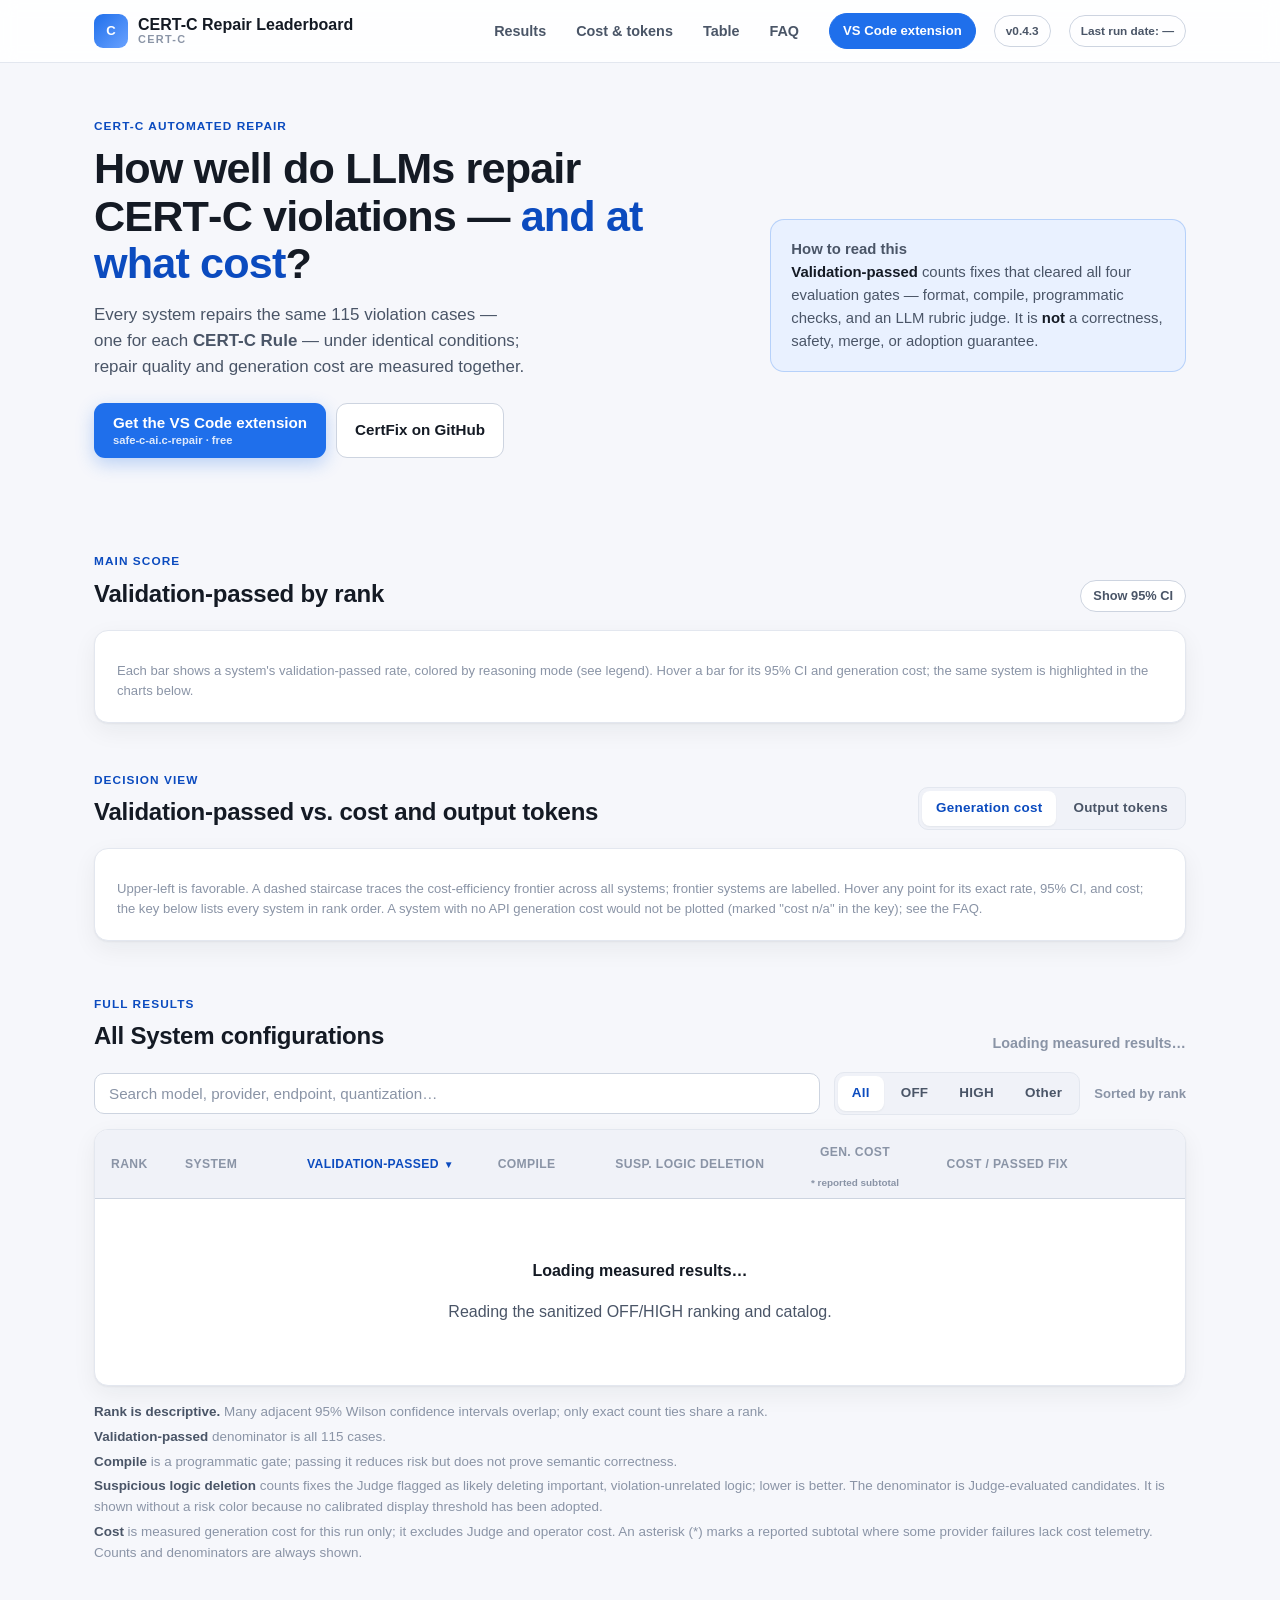
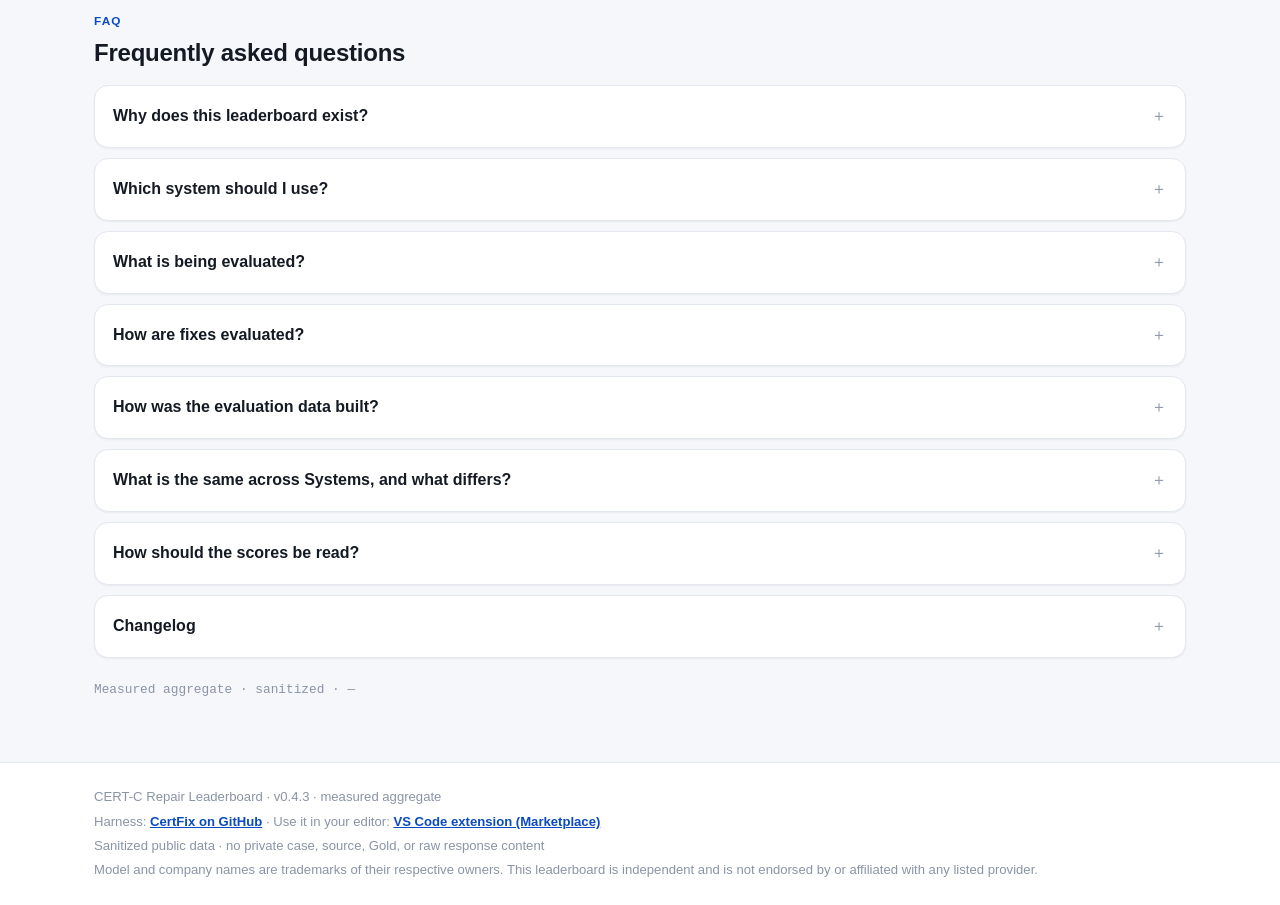
<file: index.html>
<!doctype html>
<html lang="en">
<head>
  <meta charset="utf-8">
  <meta name="viewport" content="width=device-width, initial-scale=1">
  <meta http-equiv="refresh" content="0; url=cert-c/">
  <title>C Repair Leaderboard</title>
  <style>
    body { font-family: -apple-system, BlinkMacSystemFont, "Segoe UI", Roboto, Helvetica, Arial, sans-serif;
           display: grid; place-items: center; min-height: 90vh; margin: 0; color: #141a24; }
    a { color: #0b4bbf; }
  </style>
</head>
<body>
  <p>Redirecting to the <a href="cert-c/">CERT-C repair leaderboard</a>…</p>
</body>
</html>
</file>
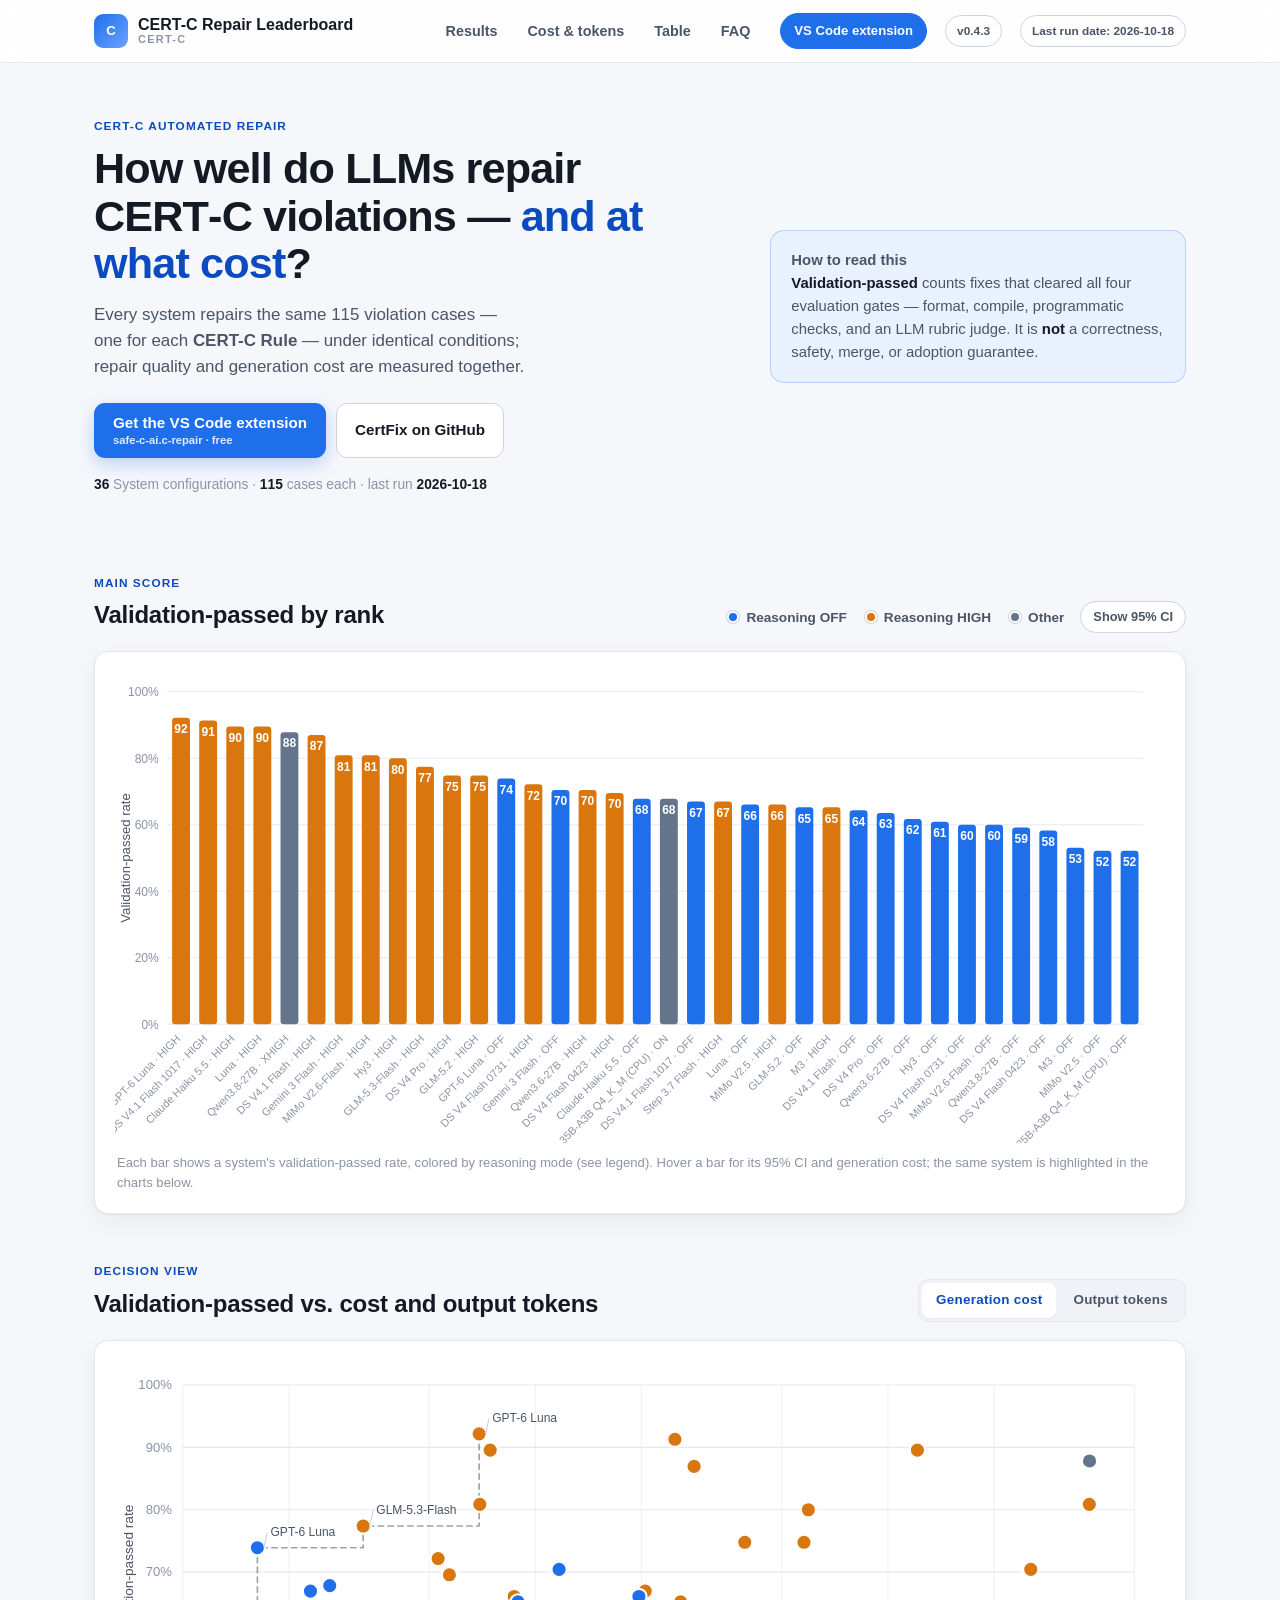
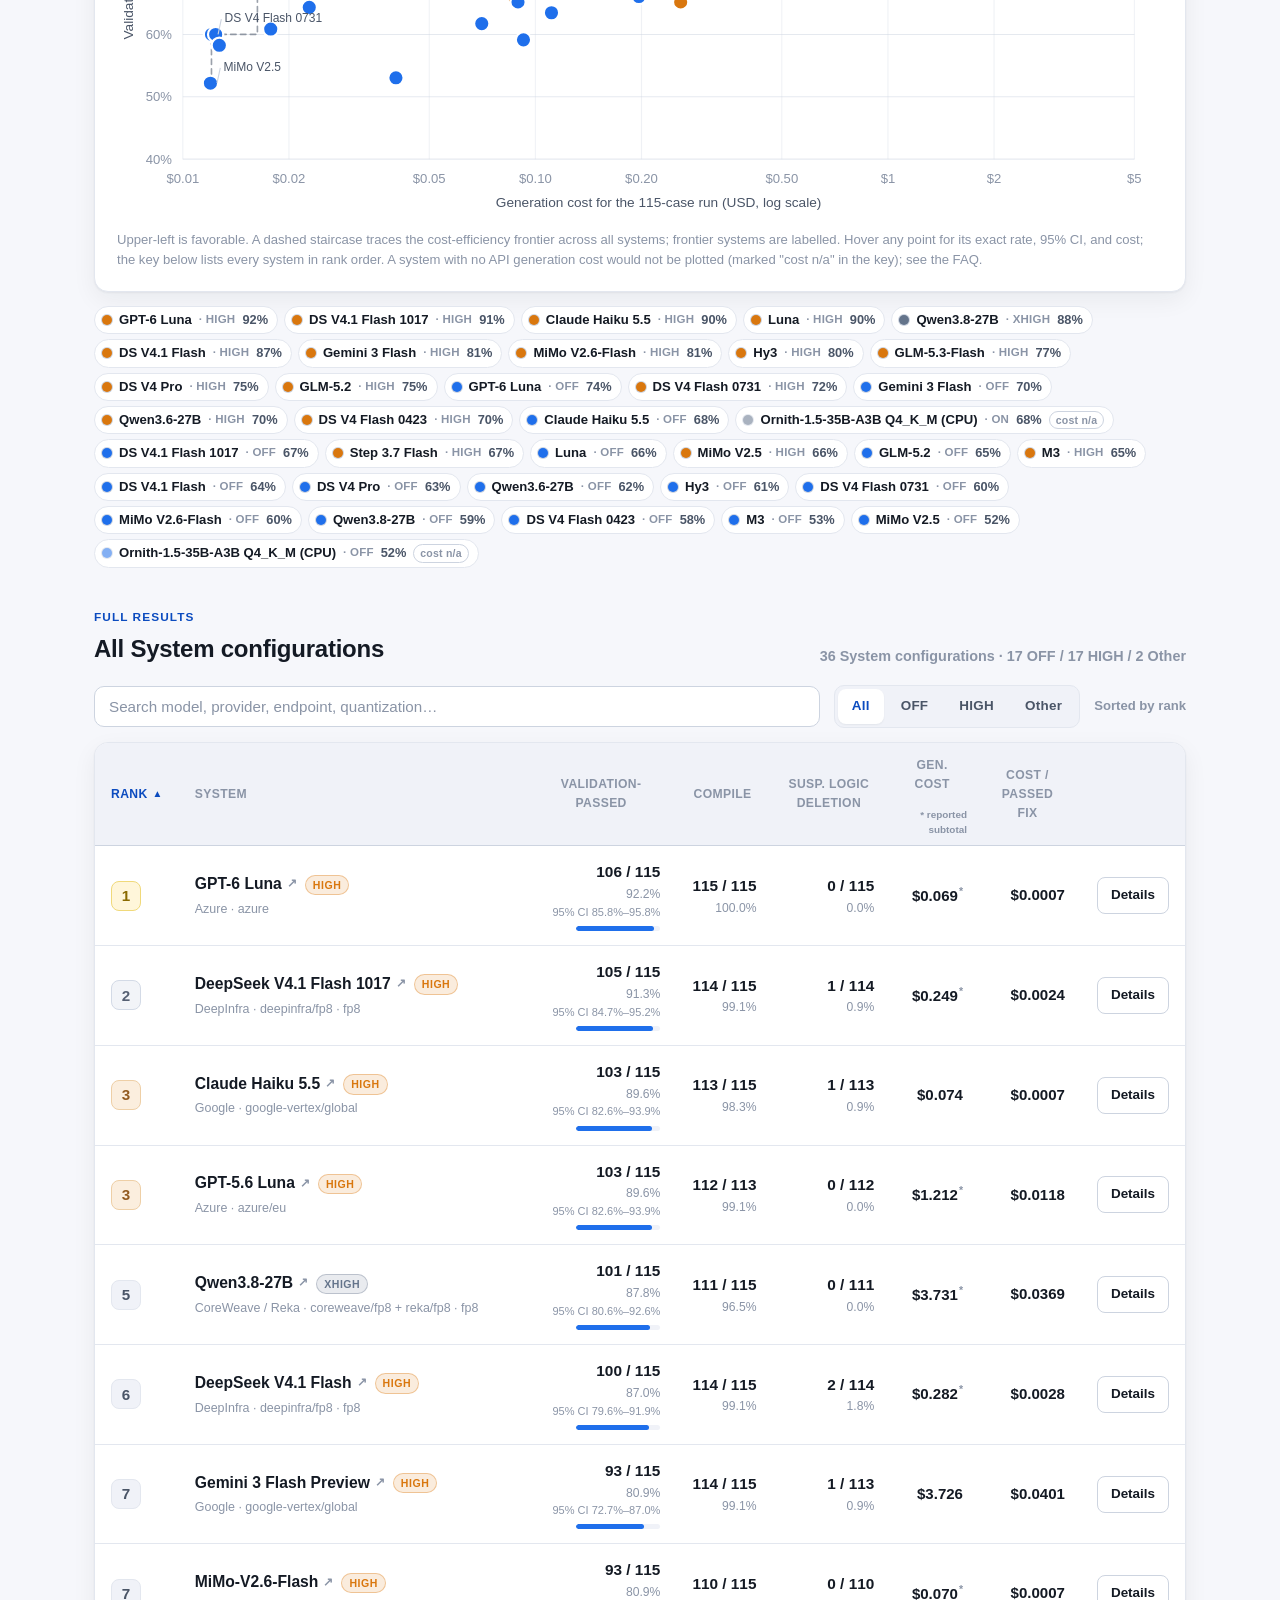
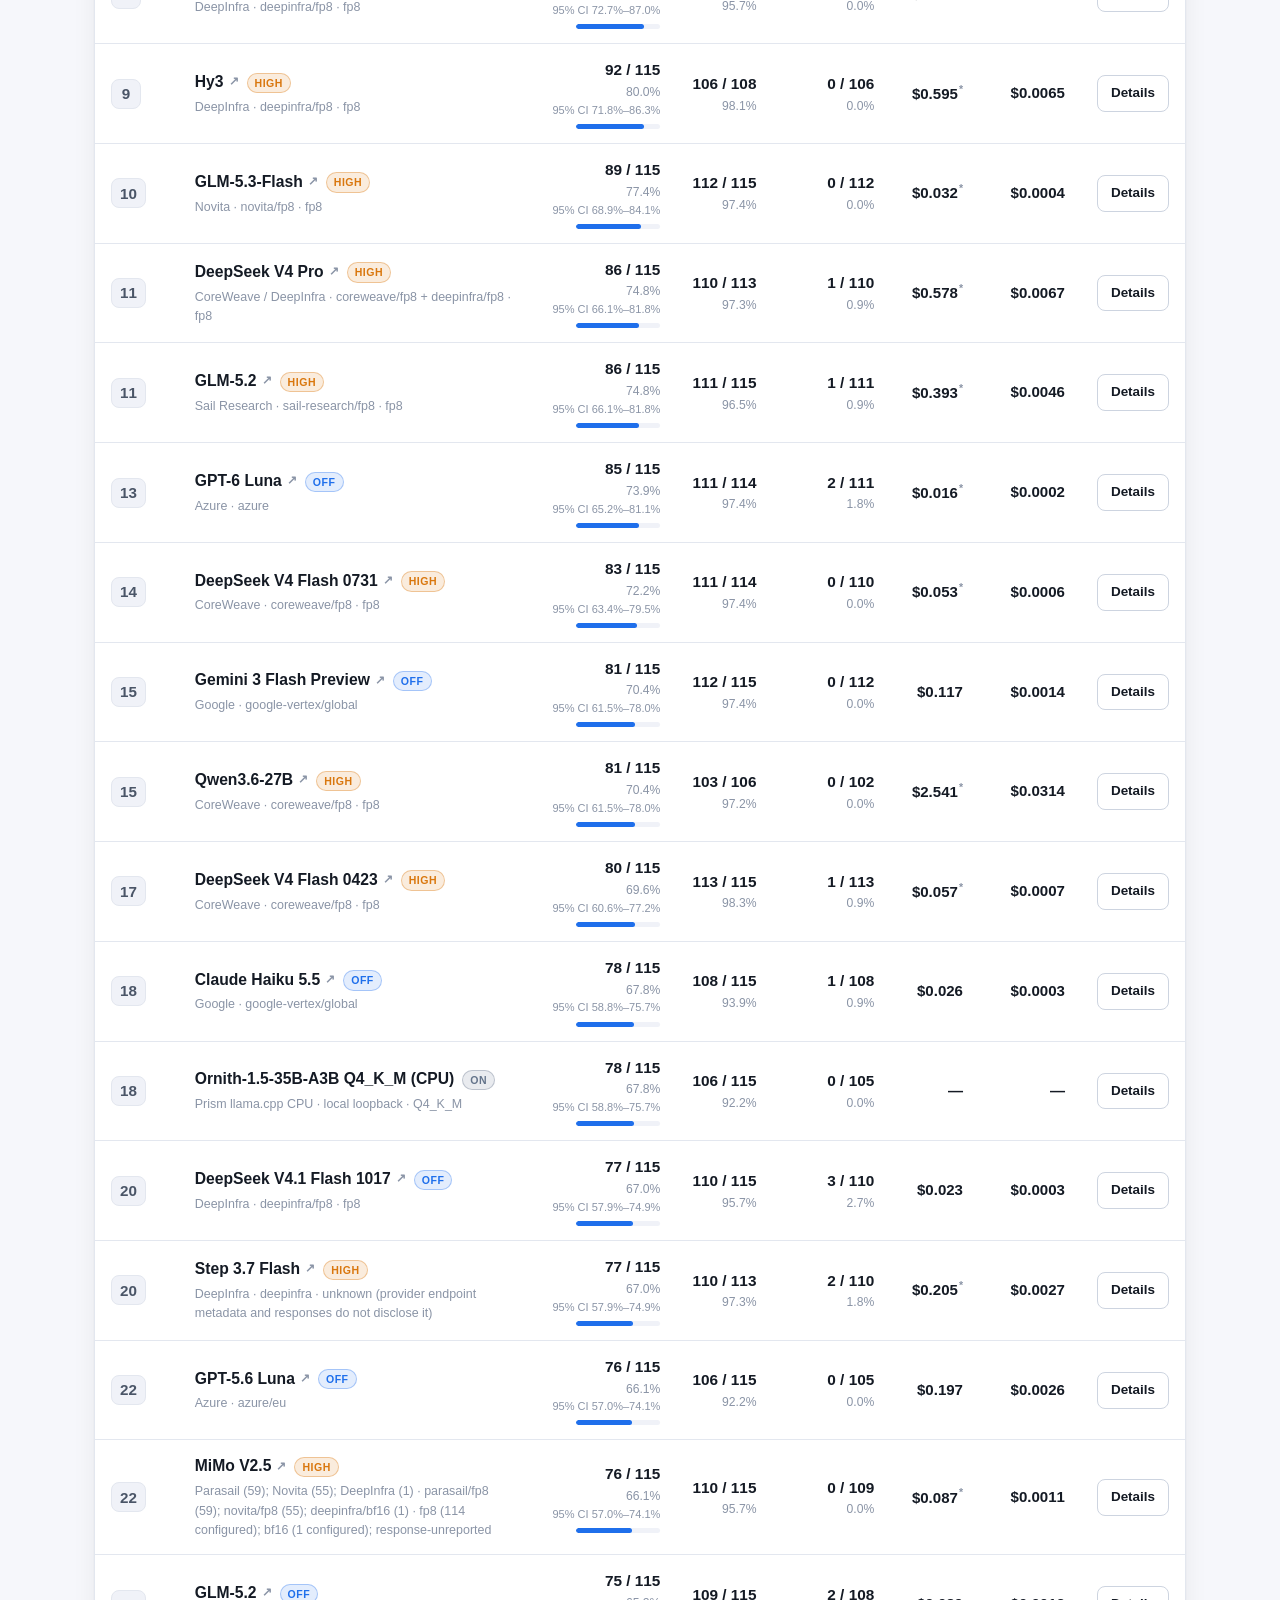
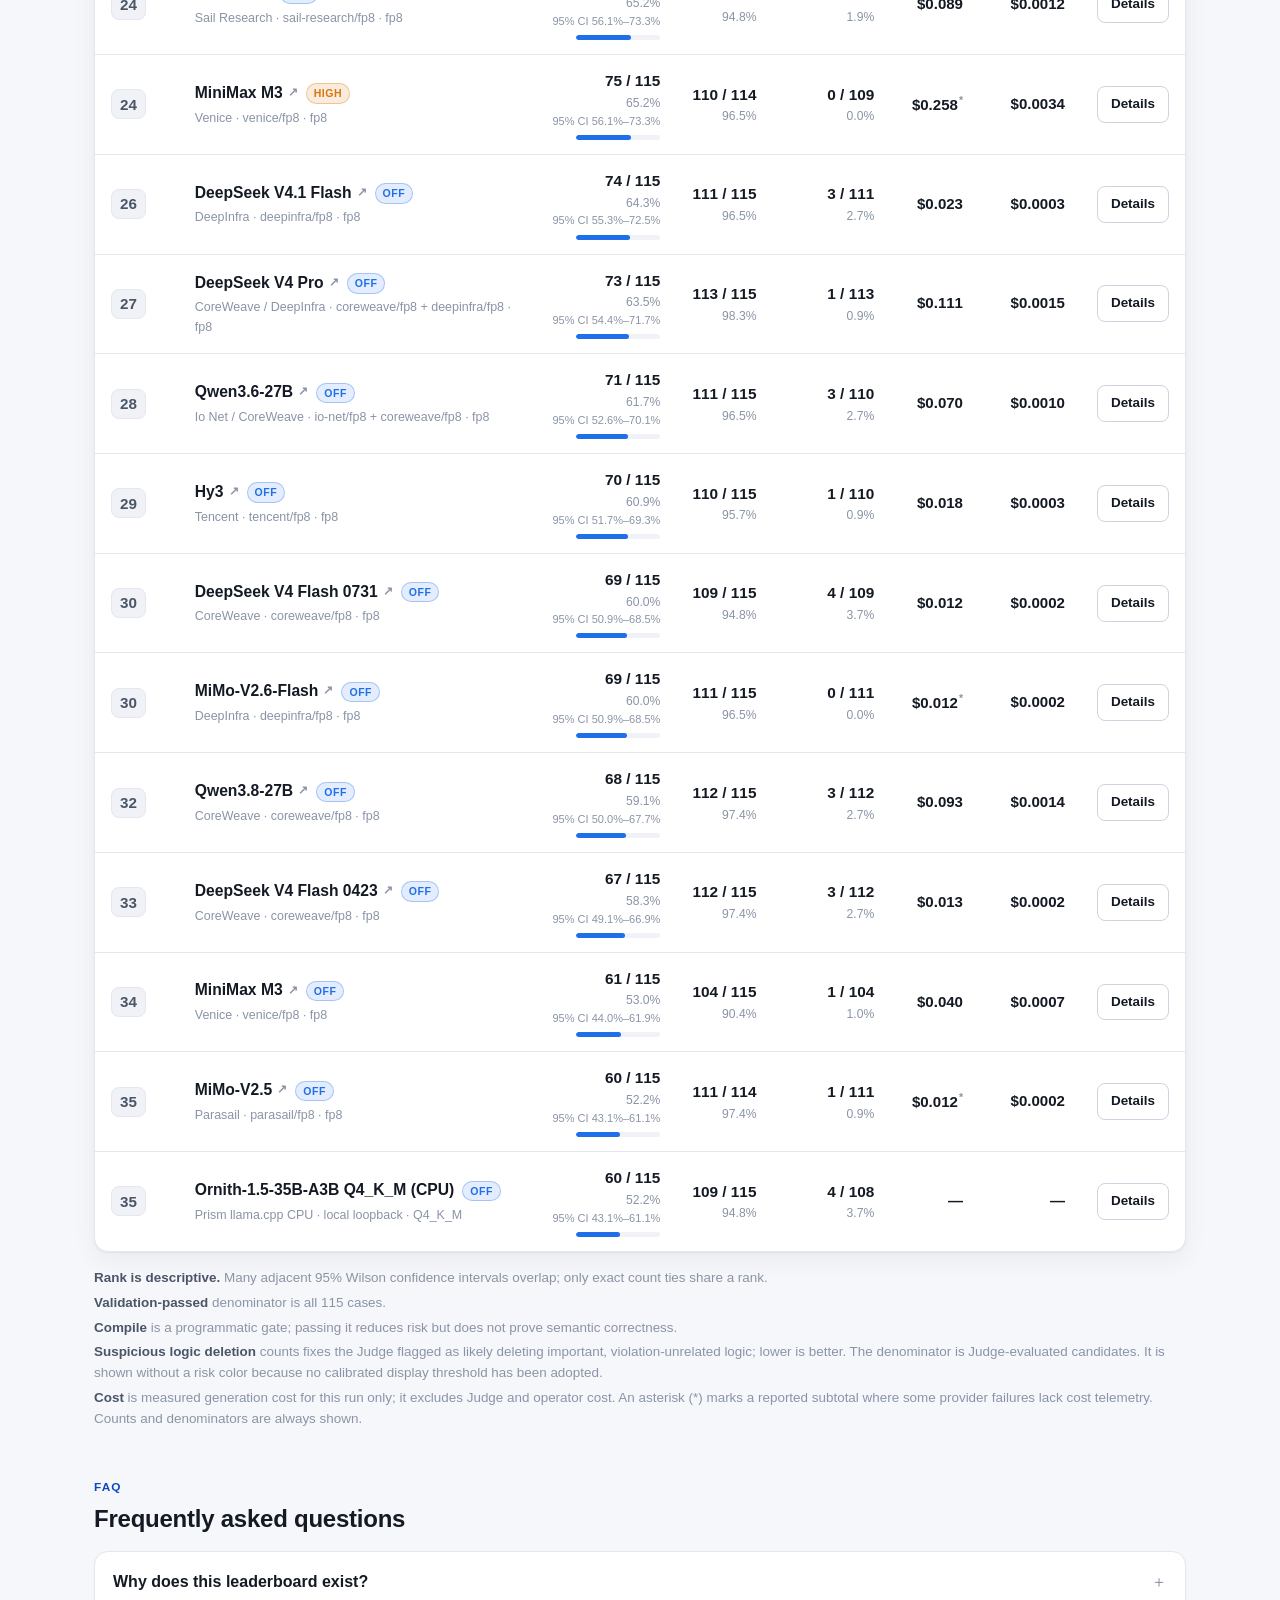
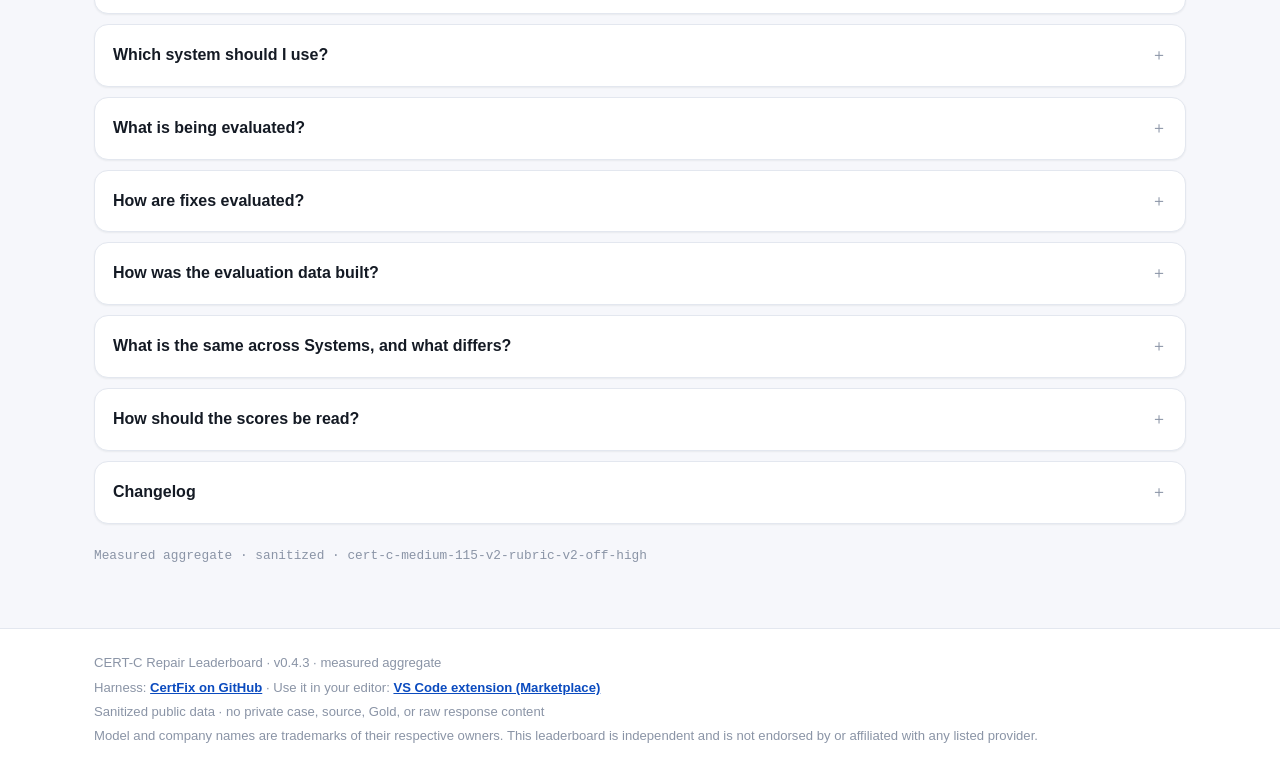
<file: cert-c/index.html>
<!doctype html>
<html lang="en">
<head>
  <meta charset="utf-8">
  <meta name="viewport" content="width=device-width, initial-scale=1">
  <meta name="description" content="How well do LLMs repair CERT-C violations, and at what cost — every system measured on the same 115 cases.">
  <meta property="og:type" content="website">
  <meta property="og:title" content="CERT-C Repair Leaderboard">
  <meta property="og:description" content="How well do LLMs repair CERT-C violations, and at what cost? Compare repair quality and generation cost across 115 CERT-C Rules.">
  <meta property="og:url" content="https://safe-c-ai.github.io/c-repair-leaderboard/cert-c/">
  <meta property="og:image" content="https://safe-c-ai.github.io/c-repair-leaderboard/cert-c/og-image.png">
  <meta property="og:image:width" content="1200">
  <meta property="og:image:height" content="627">
  <meta name="twitter:card" content="summary_large_image">
  <meta name="twitter:title" content="CERT-C Repair Leaderboard">
  <meta name="twitter:description" content="How well do LLMs repair CERT-C violations, and at what cost?">
  <meta name="twitter:image" content="https://safe-c-ai.github.io/c-repair-leaderboard/cert-c/og-image.png">
  <title>CERT-C Repair Leaderboard</title>
  <link rel="stylesheet" href="styles.css?v=20261018-v043">
  <script src="app.js?v=20261018-v043" defer></script>
</head>
<body>
  <a class="skip-link" href="#leaderboard">Skip to leaderboard</a>

  <header class="site-header">
    <div class="shell nav-shell">
      <a class="brand" href="#top" id="brand-link" aria-label="Leaderboard home">
        <span class="brand-mark" aria-hidden="true">C</span>
        <span class="brand-text"><span id="brand-name">Repair leaderboard</span><span class="brand-sub">CERT-C</span></span>
      </a>
      <nav aria-label="Primary">
        <a href="#overview">Results</a>
        <a href="#cost">Cost &amp; tokens</a>
        <a href="#leaderboard">Table</a>
        <a href="#methodology">FAQ</a>
      </nav>
      <a class="cta-nav" href="https://marketplace.visualstudio.com/items?itemName=safe-c-ai.c-repair" rel="noreferrer noopener" target="_blank">VS Code extension</a>
      <a class="edition-chip edition-link" href="#changelog" title="Open the changelog">v0.4.3</a>
      <span class="edition-chip run-date-chip" id="run-date-chip">Last run date: —</span>
    </div>
  </header>

  <main id="top">
    <section class="hero shell" aria-labelledby="hero-title">
      <div class="hero-copy">
        <p class="eyebrow">CERT-C automated repair</p>
        <h1 id="hero-title">How well do LLMs repair CERT‑C violations — <em>and at what cost</em>?</h1>
        <p class="lede">
          Every system repairs the same 115 violation cases — one for each
          <strong>CERT-C Rule</strong> — under identical conditions; repair quality and
          generation cost are measured together.
        </p>
        <p class="hero-actions">
          <a class="btn btn-primary" href="https://marketplace.visualstudio.com/items?itemName=safe-c-ai.c-repair" rel="noreferrer noopener" target="_blank">Get the VS Code extension<span class="btn-sub">safe-c-ai.c-repair · free</span></a>
          <a class="btn btn-ghost" href="https://github.com/safe-c-ai/certfix" rel="noreferrer noopener" target="_blank">CertFix on GitHub</a>
        </p>
        <p class="hero-stats" id="hero-stats" aria-live="polite"></p>
      </div>
      <aside class="hero-note" aria-label="How to read this leaderboard">
        <p class="hero-note-label">How to read this</p>
        <p>
          <strong>Validation-passed</strong> counts fixes that cleared all four evaluation
          gates — format, compile, programmatic checks, and an LLM rubric judge. It is
          <strong>not</strong> a correctness, safety, merge, or adoption guarantee.
        </p>
      </aside>
    </section>

    <section class="cost-section shell" id="overview" aria-labelledby="overview-title">
      <div class="section-heading">
        <div>
          <p class="eyebrow">Main score</p>
          <h2 id="overview-title">Validation-passed by rank</h2>
        </div>
        <div class="chart-controls">
          <div class="chart-legend" id="chart-legend" aria-hidden="true"></div>
          <button type="button" class="ci-toggle" id="toggle-ci" aria-pressed="false">Show 95% CI</button>
        </div>
      </div>
      <article class="cost-panel">
        <div class="chart-card">
          <div id="rank-chart" class="chart" role="img" aria-label="Bar chart of validation-passed rate for every system, in rank order. Each bar is labelled with its system name and reasoning mode and colored by mode group (OFF, HIGH, or Other). Hover a bar for its 95% CI and cost."></div>
          <p class="chart-hint">Each bar shows a system's validation-passed rate, colored by reasoning mode (see legend). Hover a bar for its 95% CI and generation cost; the same system is highlighted in the charts below.</p>
        </div>
      </article>
    </section>

    <section class="cost-section shell" id="cost" aria-labelledby="cost-title">
      <div class="section-heading">
        <div>
          <p class="eyebrow">Decision view</p>
          <h2 id="cost-title">Validation-passed vs. cost and output tokens</h2>
        </div>
        <div class="chart-tabs" role="tablist" aria-label="Efficiency metric">
          <button type="button" class="chart-tab active" data-tab="cost" role="tab" aria-selected="true" aria-controls="cost-card">Generation cost</button>
          <button type="button" class="chart-tab" data-tab="tokens" role="tab" aria-selected="false" aria-controls="token-card">Output tokens</button>
        </div>
      </div>
      <article class="cost-panel" aria-labelledby="cost-title">
        <div class="chart-card" id="cost-card" role="tabpanel" aria-label="Validation-passed vs. generation cost">
          <div id="cost-chart" class="chart" role="img" aria-label="Scatter plot of validation-passed rate against generation cost on a log scale. Upper-left is favorable. Mode groups (OFF, HIGH, Other) are shown in different colors. Frontier systems are labelled; hover any point for its exact rate, 95% CI, and cost. The key below lists every system in rank order."></div>
          <p class="chart-hint">Upper-left is favorable. A dashed staircase traces the cost-efficiency frontier across all systems; frontier systems are labelled. Hover any point for its exact rate, 95% CI, and cost; the key below lists every system in rank order. A system with no API generation cost would not be plotted (marked "cost n/a" in the key); see the FAQ.</p>
        </div>
        <div class="chart-card" id="token-card" role="tabpanel" aria-label="Validation-passed vs. total output tokens" hidden>
          <div id="token-chart" class="chart" role="img" aria-label="Scatter plot of validation-passed rate against total output tokens on a log scale. Upper-left is favorable (higher pass rate for fewer tokens). Mode groups (OFF, HIGH, Other) are shown in different colors. Frontier systems are labelled; hover any point for its exact rate, 95% CI, and output-token count."></div>
          <p class="chart-hint">A provider-price-independent view: upper-left is favorable (higher pass rate for fewer output tokens). A dashed staircase traces the token-efficiency frontier across all systems; frontier systems are labelled. Output tokens count thinking + final answer; where a system reports tokens for only part of its attempts the total is a reported subtotal (shown in the tooltip). Every system is plotted here.</p>
        </div>
        <ol id="cost-list" class="cost-list" aria-label="Systems in rank order. Hover to highlight the matching point in the chart above."></ol>
      </article>
    </section>

    <section class="board shell" id="leaderboard" aria-labelledby="board-title">
      <div class="section-heading">
        <div>
          <p class="eyebrow">Full results</p>
          <h2 id="board-title">All System configurations</h2>
        </div>
        <p class="result-summary" id="result-summary" aria-live="polite">Loading measured results…</p>
      </div>

      <div class="toolbar">
        <label class="search-field">
          <span class="sr-only">Find a system</span>
          <input id="search" type="search" placeholder="Search model, provider, endpoint, quantization…" autocomplete="off" spellcheck="false">
        </label>
        <div class="mode-filter" role="group" aria-label="Reasoning mode filter">
          <button type="button" class="mode-chip active" data-mode="all" aria-pressed="true">All</button>
          <button type="button" class="mode-chip" data-mode="off" aria-pressed="false">OFF</button>
          <button type="button" class="mode-chip" data-mode="high" aria-pressed="false">HIGH</button>
          <button type="button" class="mode-chip" data-mode="other" aria-pressed="false">Other</button>
        </div>
        <p class="toolbar-note" id="sort-note" aria-live="polite">Sorted by rank</p>
      </div>

      <div class="table-wrap" role="region" aria-labelledby="board-title" tabindex="0">
        <table id="board-table">
          <caption class="sr-only">v0.4.3 CERT-C repair leaderboard. Ranks are tie-aware and stay fixed when re-sorting.</caption>
          <thead>
            <tr>
              <th scope="col" class="col-rank">
                <button class="sort-btn" data-sort="rank" aria-label="Sort by rank">Rank <span class="sort-ind" aria-hidden="true"></span></button>
              </th>
              <th scope="col" class="col-system">
                <button class="sort-btn" data-sort="name" aria-label="Sort by system name">System <span class="sort-ind" aria-hidden="true"></span></button>
              </th>
              <th scope="col" class="col-metric priority-validation">
                <button class="sort-btn active" data-sort="validation" aria-label="Sort by validation-passed">Validation-passed <span class="sort-ind" aria-hidden="true">▼</span></button>
              </th>
              <th scope="col" class="col-metric optional-compile">
                <button class="sort-btn" data-sort="compile" aria-label="Sort by compile-pass">Compile <span class="sort-ind" aria-hidden="true"></span></button>
              </th>
              <th scope="col" class="col-metric optional-logic">
                <button class="sort-btn" data-sort="logic" aria-label="Sort by suspicious logic deletion, lower is better">Susp. logic deletion <span class="sort-ind" aria-hidden="true"></span></button>
              </th>
              <th scope="col" class="col-cost priority-cost">
                <button class="sort-btn" data-sort="cost" aria-label="Sort by generation cost">Gen. cost <span class="sort-ind" aria-hidden="true"></span></button><span class="th-note">* reported subtotal</span>
              </th>
              <th scope="col" class="col-cost optional-cost-pass">
                <button class="sort-btn" data-sort="costPerPass" aria-label="Sort by cost per validation-passed fix">Cost / passed fix <span class="sort-ind" aria-hidden="true"></span></button>
              </th>
              <th scope="col" class="col-action"><span class="sr-only">Details</span></th>
            </tr>
          </thead>
          <tbody id="board-body"></tbody>
        </table>
        <div class="state-panel" id="board-state" hidden></div>
      </div>

      <div class="metric-notes">
        <p><strong>Rank is descriptive.</strong> Many adjacent 95% Wilson confidence intervals overlap; only exact count ties share a rank.</p>
        <p><strong>Validation-passed</strong> denominator is all 115 cases.</p>
        <p><strong>Compile</strong> is a programmatic gate; passing it reduces risk but does not prove semantic correctness.</p>
        <p><strong>Suspicious logic deletion</strong> counts fixes the Judge flagged as likely deleting important, violation-unrelated logic; lower is better. The denominator is Judge-evaluated candidates. It is shown without a risk color because no calibrated display threshold has been adopted.</p>
        <p><strong>Cost</strong> is measured generation cost for this run only; it excludes Judge and operator cost. An asterisk (*) marks a reported subtotal where some provider failures lack cost telemetry. Counts and denominators are always shown.</p>
      </div>
    </section>

    <section class="methodology shell" id="methodology" aria-labelledby="method-title">
      <div class="section-heading compact">
        <div>
          <p class="eyebrow">FAQ</p>
          <h2 id="method-title">Frequently asked questions</h2>
        </div>
      </div>

      <div class="method-grid faq-grid">
        <details class="method-card">
          <summary><span role="heading" aria-level="3">Why does this leaderboard exist?</span></summary>
          <p>To help you choose, from measurements, which model and which settings to use for automated CERT-C violation repair. The board compares repair performance and generation cost across configurations on the same evaluation pack. The base models were selected from widely used models on <a href="https://openrouter.ai/rankings" rel="noreferrer">OpenRouter's public rankings</a>, prioritizing strong performance at low cost, with Qwen3.6-27B — this project's baseline — as the practical lower bound. The selection is curated, not exhaustive: absence from this board implies nothing about an unlisted model.</p>
        </details>
        <details class="method-card">
          <summary><span role="heading" aria-level="3">Which system should I use?</span></summary>
          <p>Performance first: start at the top of "Validation-passed by rank". Cost or token efficiency first: start at the upper-left of "Validation-passed vs. cost and output tokens", where the dashed frontier marks the best measured trade-offs. Two cautions: scores belong to the whole System configuration (model, provider, quantization, settings), not to the base model in general, and reasoning labels such as HIGH, XHIGH, or ON are model- and provider-specific settings, not equal compute. See "How should the scores be read?" for what the numbers do and do not guarantee.</p>
        </details>
        <details class="method-card">
          <summary><span role="heading" aria-level="3">What is being evaluated?</span></summary>
          <p>CERT-C, the secure-coding standard for C, has two categories: normative Rules, which compliance requires, and advisory Recommendations. This board targets all 115 Rules of the 2016 rule catalog and leaves Recommendations out of scope — the case count of 115 comes from covering every Rule. Each Rule contributes one single-function C case containing a violation. Difficulty is Medium, the middle of this project's three tiers (Simple / Medium / Complex): the fix stays within one function but is not a simple textual substitution. Rule IDs are shown; rule text is not redistributed. Whole-program analysis is out of scope.</p>
        </details>
        <details class="method-card">
          <summary><span role="heading" aria-level="3">How are fixes evaluated?</span></summary>
          <p>Each System receives the 115 violation cases and generates fixes, which pass through four gates in order: <strong>format</strong> (is the output in the required shape?), <strong>compile</strong> (does the fixed code compile?), <strong>programmatic</strong> (does it pass mechanical checks such as violation-pattern tests?), and <strong>rubric judge</strong> (an LLM Judge scores the fix against a rubric: is the violation actually resolved, was important behavior removed, and did the fix introduce a serious new bug?). The count that clears all four gates is <strong>Validation-passed</strong>.</p>
          <p>The Judge identity (tool, model, epoch) is versioned; each row's <code>judge_epoch</code> in Details is the authoritative record. As of August 2026 the Judge is Codex CLI 0.147.0, requested model <code>gpt-5.6-sol</code>, reasoning high; OFF rows use a singleton epoch and HIGH rows a same-Rule max-3 batch epoch. Judging sends the private case code and the candidate fix to OpenAI via Codex CLI with ChatGPT sign-in; unlike generation routes, which require zero-data-retention endpoints, no ZDR, retention, or training-exclusion claim is made for the Judge route. The Judge is an evaluation instrument, not neutral ground truth.</p>
          <p>Different Systems sometimes produce byte-identical fixes for the same case. Since v0.4, when the Judge's verdicts on such an identical fix disagree, they are unified by majority vote (pass vs. not pass) across the listed Systems; ties keep the original verdicts. This makes identical code score identically, but a majority is not proof of correctness, and adding Systems can change a group's majority and therefore existing rows' scores. Each affected row's Details keeps the automated Judge score before unification.</p>
        </details>
        <details class="method-card">
          <summary><span role="heading" aria-level="3">How was the evaluation data built?</span></summary>
          <p>The cases were synthesized in OpenAI ChatGPT (Codex / Pro) sessions during this project's research phase, then comment-stripped, hash-frozen, and manifest-tracked. The pack is private and not redistributed, to preserve evaluation integrity. It is not an independent unseen holdout: the inputs existed during earlier research on this project. Note also that the same OpenAI family of models is used both to build the evaluation data and to judge the fixes; bias from this cannot be ruled out. It is disclosed, not corrected.</p>
          <p>The earlier figures published in the CertFix repository's <a href="https://github.com/safe-c-ai/certfix/blob/main/docs/BENCHMARK_SUMMARY.md" rel="noreferrer">BENCHMARK_SUMMARY</a> come from a different protocol and a different Judge. The current Judge applies stricter semantic checks (violation persistence, behavior removal, new bugs), so numbers read lower across the board — do not read the difference as model degradation, and do not compare old and current scores as if they came from the same evaluation.</p>
        </details>
        <details class="method-card">
          <summary><span role="heading" aria-level="3">What is the same across Systems, and what differs?</span></summary>
          <p>Shared by every row: the 115-case evaluation pack, the repair prompt, the measurement workflow, and (within a mode) the Judge. Differing per row: the base model, the reasoning mode, and the execution environment — provider, endpoint, quantization. Reasoning mode is <strong>OFF / HIGH</strong> for the two first-class API reasoning settings; any other thinking-effort setting (such as a model's <strong>MEDIUM / XHIGH</strong> effort) is grouped as <strong>Other</strong>. In the charts, OFF and HIGH keep their own colors and Other shares a single color, so the color axis does not imply an OFF/HIGH matrix that every model must fill; each row's exact mode still shows on its badge. This bundle of model + settings + execution environment is a <strong>System configuration</strong>, and scores belong to it, not to the model in general. Some rows differ in more than reasoning: a provider can change between modes, a row can combine multiple providers, and a model can appear in only one mode. Each row's Details panel is the authoritative record.</p>
          <p>The maximum output-token limit follows the reasoning level and is a harness efficiency setting, not part of what is scored. When a provider stops a case at that limit (<code>finish_reason=length</code>), the harness treats the truncation as a budget artifact, not a repair failure: the case is re-generated once — at a higher limit, or at the same limit when the System already runs at its fixed ceiling — and the completed output is used. Each row's per-case token limits and any reruns are recorded in its Details.</p>
        </details>
        <details class="method-card">
          <summary><span role="heading" aria-level="3">How should the scores be read?</span></summary>
          <p>Validation-passed is a workflow count, not a correctness, safety, merge, or adoption guarantee; real use still needs human review and existing tests or static analysis. With n = 115, rates carry 95% confidence intervals of roughly ±6–9 points, so many adjacent rankings are statistically indistinguishable — Rank is descriptive. Cost covers generation for this run only, excluding Judge and operator cost, and for some rows it is a reported subtotal (a lower bound) where provider failures lack cost telemetry (shown as "reported subtotal" in the tooltip). If a system had no API generation cost, its cost would be shown as "n/a" (not zero) and it would be omitted from the cost-versus-score scatter while still appearing in the main-score chart and the ranking table.</p>
        </details>
        <details class="method-card" id="changelog">
          <summary><span role="heading" aria-level="3">Changelog</span></summary>
          <p>Scores are comparable within one board version (shown in the header), not across versions: a version bump can change the measurement policy or the set of Systems. Newest first.</p>
          <ul class="changelog-list">
            <li>
              <strong>v0.4.3</strong> <span class="changelog-date">2026-10-18</span>
              <ul class="changelog-detail">
                <li>Added DeepSeek V4.1 Flash 1017 (OpenRouter · DeepInfra · FP8), the 2026-10-17 revision, at Reasoning OFF (77/115) and HIGH (105/115, rank 2), growing from 34 to 36 Systems. The earlier DeepSeek V4.1 Flash rows stay as separate Systems; HIGH used a 32K output limit from the first case, so the difference between the two revisions is not attributable to the model revision alone.</li>
                <li>HIGH needed 6 retries on 5 cases after dropped provider connections, all recovered; those 6 attempts reported no cost or token usage, so its cost and tokens are partial (marked with an asterisk). OFF completed all 115 cases without retries.</li>
                <li>The majority vote on byte-identical fixes was recomputed across all 36 Systems. The new rows' own scores after vote are OFF 77 (76 before) and HIGH 105 (103 before). FIO40-C is now tied, so its original verdicts are kept: GPT-6 Luna OFF 84 → 85, DeepSeek V4.1 Flash OFF 73 → 74, MiMo-V2.6-Flash OFF 68 → 69. A POS53-C group now has a not-passed majority: Step 3.7 Flash HIGH 78 → 77, GPT-5.6 Luna OFF 77 → 76. No other existing row's score changed; some ranks shift because rows were added.</li>
                <li>The 115-case pack, measurement policy, and Judge epoch are unchanged from v0.4.</li>
              </ul>
            </li>
            <li>
              <strong>v0.4.2</strong> <span class="changelog-date">2026-10-08</span>
              <ul class="changelog-detail">
                <li>Presentation only: scores, ranks, the 115-case pack, measurement policy, and Judge epoch are unchanged from v0.4.1.</li>
                <li>Added links to the CertFix VS Code extension (Marketplace) and the CertFix GitHub repository in the header, hero, and footer.</li>
                <li>Hovering a key chip or a bar now labels the matching point in the scatter plots.</li>
                <li>Table: removed the duplicate Reasoning column (the badge beside each name shows it); partial cost telemetry is now an asterisk on the amount instead of repeated text.</li>
                <li>Minor: the heading no longer breaks inside "CERT-C", the version chip links to this changelog, and the nav item is renamed to "Table".</li>
              </ul>
            </li>
            <li>
              <strong>v0.4.1</strong> <span class="changelog-date">2026-10-08</span>
              <ul class="changelog-detail">
                <li>Added Claude Haiku 5.5 (OpenRouter · Google Vertex Global) at Reasoning OFF (78/115) and HIGH (103/115, tied rank 2), growing from 32 to 34 Systems. Both rows completed all 115 cases without retries.</li>
                <li>The majority vote on byte-identical fixes was recomputed across all 34 Systems. A Haiku 5.5 OFF fix for FIO40-C matched a group that had been tied, so that group now resolves to not passed: GPT-6 Luna OFF 85 → 84, DeepSeek V4.1 Flash OFF 74 → 73, MiMo-V2.6-Flash OFF 69 → 68. Haiku 5.5 OFF itself is 78 after vote (79 before). No other existing row's score changed; some ranks shift because rows were added.</li>
                <li>The 115-case pack, measurement policy, and Judge epoch are unchanged from v0.4.</li>
              </ul>
            </li>
            <li>
              <strong>v0.4</strong> <span class="changelog-date">2026-09-25</span>
              <ul class="changelog-detail">
                <li>Scoring change: when two or more Systems produced a byte-identical fix for the same case, the Judge sometimes gave them different verdicts. Those verdicts are now unified by majority vote (pass vs. not pass) across all 32 listed Systems; tied groups keep their original verdicts. Of 23 disagreeing groups, 17 were unified (39 verdicts changed: 25 to pass, 14 from pass) and 6 ties were left as judged. No case was re-judged or re-generated.</li>
                <li>As a result, 16 of the 28 previously listed rows changed by 1–2 points (for example, MiniMax M3 HIGH 73 → 75, Ornith Thinking ON 80 → 78). Each affected row's Details shows the automated Judge score before unification.</li>
                <li>Added GPT-6 Luna (OpenRouter · Azure) at Reasoning OFF (85/115) and HIGH (106/115, rank 1), and MiMo-V2.6-Flash (OpenRouter · DeepInfra · FP8) at Reasoning OFF (69/115) and HIGH (93/115), growing from 28 to 32 Systems.</li>
                <li>Several new rows needed retries or approved re-tests after provider-side failures (rate limits, responses missing a model ID); these are not scored as repair failures. The MiMo-V2.6 HIGH row combines an initial run with three same-provider recovery rounds. See each row's Details.</li>
                <li>Removed a leftover draft-status note from the two Ornith rows' Details, and added a note to rows where a Judge response was invalid and counted as not passed.</li>
                <li>Because the scoring rule changed, rows are not comparable with v0.3.3 or earlier.</li>
              </ul>
            </li>
            <li>
              <strong>v0.3.3</strong> <span class="changelog-date">2026-09-22</span>
              <ul class="changelog-detail">
                <li>Added DeepSeek V4.1 Flash (OpenRouter · DeepInfra · FP8) at Reasoning OFF (73/115) and HIGH (100/115), growing from 26 to 28 Systems.</li>
                <li>The HIGH row is a disclosed output-ceiling composite: 65 cases from an 8K run and 50 cases generated at 32K after the 8K run aborted. This is a run-order split, not per-case escalation; 11 of the 32K outputs exceed 8K tokens. The 8K-run retries were later diagnosed as output-budget truncation misclassified as transport failures, and 7 retained cases came from a second or third 8K sample. See the row's Details for the full caveats.</li>
                <li>The 115-case pack, measurement policy, and Judge epoch are unchanged from v0.3, so rows stay comparable within this version.</li>
              </ul>
            </li>
            <li>
              <strong>v0.3.2</strong> <span class="changelog-date">2026-09-20</span>
              <ul class="changelog-detail">
                <li>Added Ornith-1.5-35B-A3B Q4_K_M, a locally-run model on CPU, at native Thinking ON (80/115) and OFF (61/115), growing from 24 to 26 Systems. Local runs have no API generation cost, so they appear in the ranking and the output-token view but not the cost scatter.</li>
                <li>One ON case (MSC38-C) was stopped by the operator after ~100K output tokens; it is counted as a non-pass in the 115-case denominator, not treated as a provider failure.</li>
                <li>Added a FAQ entry, "Which system should I use?", on reading the two charts to pick a system.</li>
                <li>The 115-case pack, measurement policy, and Judge epoch are unchanged from v0.3, so rows stay comparable within this version.</li>
              </ul>
            </li>
            <li>
              <strong>v0.3.1</strong> <span class="changelog-date">2026-08-30</span>
              <ul class="changelog-detail">
                <li>Added GLM-5.3-Flash (OpenRouter · Novita · FP8) at Reasoning HIGH (88/115), growing from 23 to 24 Systems.</li>
                <li>Four cases had earlier stopped on provider/transport failures; they were re-run under the same frozen System, so all 115 cases are provider-complete (infrastructure failures are not scored as repair failures).</li>
                <li>The 115-case pack, measurement policy, and Judge epoch are unchanged from v0.3, so rows stay comparable within this version.</li>
              </ul>
            </li>
            <li>
              <strong>v0.3</strong> <span class="changelog-date">2026-08-23</span>
              <ul class="changelog-detail">
                <li>Improved one evaluation case (FLP32-C) to better align its premise, reference fix, and Judge scope; the other 114 cases are unchanged.</li>
                <li>All 23 listed Systems were re-generated and re-judged on the amended pack — results should not be compared row by row with v0.2.1 or earlier.</li>
                <li>Withdrew the three locally-run Qwen3.8-27B Thinking rows (duplicate base-model-family coverage across execution routes).</li>
                <li>Added Qwen3.8-27B (OpenRouter · FP8): Reasoning OFF (68/115) and XHIGH (101/115; an explicit CoreWeave/Reka provider composite). 24 → 23 Systems.</li>
                <li>The two OpenRouter rows also differ in output limits and retry policy — the gap is a per-System measurement, not a reasoning-only effect.</li>
                <li>Measurement policy and Judge epoch are unchanged from v0.2.</li>
              </ul>
            </li>
            <li>
              <strong>v0.2.1</strong> <span class="changelog-date">2026-08-15</span>
              <ul class="changelog-detail">
                <li>Added GLM-5.2 (OpenRouter · Sail Research · FP8) as two System rows: Reasoning HIGH (86/115) and Reasoning OFF (74/115), growing from 22 to 24 Systems.</li>
                <li>The two rows differ in more than reasoning level (8K vs 4K output limit, retry policy), so the gap is a per-System measurement, not a reasoning-only effect.</li>
                <li>The 115-case pack, measurement policy, and Judge epoch are unchanged from v0.2, so rows stay comparable within this version.</li>
              </ul>
            </li>
            <li>
              <strong>v0.2</strong> <span class="changelog-date">2026-08-15</span>
              <ul class="changelog-detail">
                <li>Reaching a provider's output-token limit (<code>finish_reason=length</code>) is now treated as a harness budget artifact and re-generated once at a higher limit, not scored as a repair failure.</li>
                <li>Grew from 19 to 22 Systems, adding a locally-run model at three Thinking efforts (grouped as "Other").</li>
                <li>Replaced the Gemini HIGH row with a configuration under the new token-limit policy (88/115 → 91/115).</li>
                <li>Added a provider-price-independent "output tokens" efficiency view.</li>
                <li>The 115-case pack and Judge epoch are unchanged from v0.1.</li>
              </ul>
            </li>
            <li>
              <strong>v0.1</strong> <span class="changelog-date">2026-08-14</span>
              <ul class="changelog-detail">
                <li>First public release: 19 Systems across Reasoning OFF and HIGH.</li>
              </ul>
            </li>
          </ul>
        </details>
      </div>

      <p class="data-footnote" id="data-footnote">Measured aggregate · sanitized · <span id="footnote-group">—</span></p>
    </section>
  </main>

  <footer class="site-footer">
    <div class="shell footer-inner">
      <p><span id="footer-site-name">Repair leaderboard</span> · v0.4.3 · measured aggregate</p>
      <p class="footer-links">Harness: <a href="https://github.com/safe-c-ai/certfix" rel="noreferrer">CertFix on GitHub</a> · Use it in your editor: <a href="https://marketplace.visualstudio.com/items?itemName=safe-c-ai.c-repair" rel="noreferrer">VS Code extension (Marketplace)</a></p>
      <p>Sanitized public data · no private case, source, Gold, or raw response content</p>
      <p>Model and company names are trademarks of their respective owners. This leaderboard is independent and is not endorsed by or affiliated with any listed provider.</p>
    </div>
  </footer>

  <dialog id="system-dialog" aria-labelledby="dialog-title">
    <div class="dialog-head">
      <div>
        <p class="eyebrow" id="dialog-rank">System configuration</p>
        <h2 id="dialog-title">System details</h2>
      </div>
      <button class="dialog-close" id="dialog-close" type="button" aria-label="Close details">×</button>
    </div>
    <div id="dialog-content" class="dialog-content"></div>
  </dialog>

  <noscript>
    <p class="noscript-note">This leaderboard renders the sanitized aggregate catalog with JavaScript. Please enable JavaScript, or read the JSON in <code>data/ranking.json</code> and <code>data/catalog.json</code>.</p>
  </noscript>
</body>
</html>
</file>
<file: cert-c/styles.css>
/* CERT-C repair leaderboard UI v2 — zero-dependency static styles.
   No external fonts, no CDN. System font stack only. */

:root {
  --bg: #f6f7fb;
  --surface: #ffffff;
  --surface-2: #f0f2f8;
  --ink: #141a24;
  --ink-soft: #4a5567;
  --ink-faint: #8a94a6;
  --line: #e3e7ef;
  --line-strong: #cdd4e0;
  --accent: #1f6feb;
  --accent-ink: #0b4bbf;
  --accent-wash: #e9f1ff;
  --mode-off: #1f6feb;
  --mode-high: #d9770e;
  --mode-other: #64748b;
  --gold: #b8860b;
  --good: #128a5a;
  --good-wash: #e5f6ee;
  --watch: #b5541a;
  --watch-wash: #fdefe4;
  --radius: 14px;
  --radius-sm: 9px;
  --shadow: 0 1px 2px rgba(20, 26, 36, .05), 0 8px 24px rgba(20, 26, 36, .06);
  --shadow-sm: 0 1px 2px rgba(20, 26, 36, .06);
  --font: -apple-system, BlinkMacSystemFont, "Segoe UI", Roboto, Helvetica, Arial, "Noto Sans", sans-serif;
  --mono: ui-monospace, "SF Mono", "Cascadia Code", "Roboto Mono", Menlo, Consolas, monospace;
}

@media (prefers-color-scheme: dark) {
  :root {
    --bg: #0d1117;
    --surface: #161b22;
    --surface-2: #1c232d;
    --ink: #e9edf3;
    --ink-soft: #adb7c4;
    --ink-faint: #7d8797;
    --line: #263040;
    --line-strong: #33405480;
    --accent: #4d8bff;
    --accent-ink: #8fb6ff;
    --accent-wash: #16233c;
    --mode-off: #4d8bff;
    --mode-high: #f0902f;
    --mode-other: #94a3b8;
    --gold: #e0b23c;
    --good: #3ac081;
    --good-wash: #123027;
    --watch: #e0894d;
    --watch-wash: #2e2114;
    --shadow: 0 1px 2px rgba(0, 0, 0, .3), 0 10px 28px rgba(0, 0, 0, .35);
    --shadow-sm: 0 1px 2px rgba(0, 0, 0, .35);
  }
}

* { box-sizing: border-box; }

html { -webkit-text-size-adjust: 100%; }

body {
  margin: 0;
  font-family: var(--font);
  color: var(--ink);
  background: var(--bg);
  line-height: 1.55;
  font-size: 16px;
  -webkit-font-smoothing: antialiased;
}

.shell {
  width: 100%;
  max-width: 1140px;
  margin-inline: auto;
  padding-inline: 24px;
}

.sr-only {
  position: absolute;
  width: 1px; height: 1px;
  padding: 0; margin: -1px;
  overflow: hidden;
  clip: rect(0 0 0 0);
  white-space: nowrap;
  border: 0;
}

.skip-link {
  position: absolute;
  left: 12px; top: -48px;
  background: var(--accent);
  color: #fff;
  padding: 8px 14px;
  border-radius: 8px;
  z-index: 50;
  transition: top .15s ease;
}
.skip-link:focus { top: 12px; }

a { color: var(--accent-ink); }

:focus-visible {
  outline: 3px solid var(--accent);
  outline-offset: 2px;
  border-radius: 4px;
}

.eyebrow {
  margin: 0;
  font-size: .74rem;
  font-weight: 700;
  letter-spacing: .09em;
  text-transform: uppercase;
  color: var(--accent-ink);
}

/* ---- Header ---- */
.site-header {
  position: sticky;
  top: 0;
  z-index: 30;
  background: color-mix(in srgb, var(--surface) 88%, transparent);
  backdrop-filter: saturate(1.4) blur(8px);
  border-bottom: 1px solid var(--line);
}
.nav-shell {
  display: flex;
  align-items: center;
  gap: 18px;
  height: 62px;
}
.brand {
  display: flex;
  align-items: center;
  gap: 10px;
  text-decoration: none;
  color: var(--ink);
  font-weight: 700;
}
.brand-mark {
  display: grid;
  place-items: center;
  width: 34px; height: 34px;
  border-radius: 9px;
  background: linear-gradient(135deg, var(--accent), #6aa2ff);
  color: #fff;
  font-size: .82rem;
  letter-spacing: .02em;
}
.brand-text { display: flex; flex-direction: column; line-height: 1.05; }
.brand-sub { font-size: .68rem; font-weight: 600; color: var(--ink-faint); letter-spacing: .12em; text-transform: uppercase; }
.nav-shell nav {
  display: flex;
  gap: 6px;
  margin-left: auto;
}
.nav-shell nav a {
  padding: 7px 12px;
  border-radius: 8px;
  text-decoration: none;
  color: var(--ink-soft);
  font-size: .9rem;
  font-weight: 600;
}
.nav-shell nav a:hover { background: var(--surface-2); color: var(--ink); }
.edition-chip {
  padding: 6px 11px;
  border: 1px solid var(--line-strong);
  border-radius: 999px;
  font-size: .74rem;
  font-weight: 700;
  color: var(--ink-soft);
  white-space: nowrap;
}

/* ---- Hero ---- */
.hero {
  display: grid;
  grid-template-columns: 1.55fr 1fr;
  gap: 32px;
  align-items: end;
  padding-top: 54px;
  padding-bottom: 30px;
}
.hero h1 {
  margin: 10px 0 14px;
  font-size: clamp(1.9rem, 4vw, 2.7rem);
  line-height: 1.1;
  letter-spacing: -.02em;
}
.hero h1 em { font-style: normal; color: var(--accent-ink); }
.lede { margin: 0; font-size: 1.06rem; color: var(--ink-soft); max-width: 46ch; }
.hero-note {
  background: var(--accent-wash);
  border: 1px solid color-mix(in srgb, var(--accent) 25%, transparent);
  border-radius: var(--radius);
  padding: 18px 20px;
}
.hero-note-label {
  margin: 0 0 6px;
  font-weight: 700;
  font-size: .82rem;
  color: var(--accent-ink);
}
.hero-note p { margin: 0; font-size: .93rem; color: var(--ink-soft); }
.hero-note strong { color: var(--ink); }

/* ---- Summary cards ---- */
.summary {
  display: grid;
  grid-template-columns: repeat(4, 1fr);
  gap: 14px;
  padding-top: 8px;
  padding-bottom: 8px;
}
.stat-card {
  background: var(--surface);
  border: 1px solid var(--line);
  border-radius: var(--radius);
  padding: 16px 18px;
  box-shadow: var(--shadow-sm);
}
.stat-label { margin: 0; font-size: .8rem; font-weight: 600; color: var(--ink-faint); }
.stat-value { display: block; font-size: 1.7rem; font-weight: 700; letter-spacing: -.02em; margin: 4px 0 2px; }
.stat-sub { font-size: .78rem; color: var(--ink-faint); }

/* ---- Section headings ---- */
.section-heading {
  display: flex;
  align-items: flex-end;
  justify-content: space-between;
  gap: 16px;
  margin-bottom: 18px;
  flex-wrap: wrap;
}
.section-heading h2 {
  margin: 4px 0 0;
  font-size: 1.5rem;
  letter-spacing: -.01em;
}
.result-summary { margin: 0; color: var(--ink-faint); font-size: .9rem; font-weight: 600; }

.board { padding-top: 40px; }

/* ---- Toolbar ---- */
.toolbar {
  display: flex;
  align-items: center;
  gap: 14px;
  margin-bottom: 14px;
  flex-wrap: wrap;
}
.search-field { flex: 1 1 320px; }
.search-field input {
  width: 100%;
  padding: 11px 14px;
  border: 1px solid var(--line-strong);
  border-radius: 10px;
  background: var(--surface);
  color: var(--ink);
  font-size: .95rem;
  font-family: inherit;
}
.search-field input::placeholder { color: var(--ink-faint); }
.mode-filter {
  display: inline-flex;
  gap: 3px;
  padding: 3px;
  background: var(--surface-2);
  border: 1px solid var(--line);
  border-radius: 10px;
}
.mode-chip {
  padding: 7px 14px;
  border: 0;
  border-radius: 8px;
  background: transparent;
  color: var(--ink-soft);
  font: inherit;
  font-size: .84rem;
  font-weight: 700;
  letter-spacing: .02em;
  cursor: pointer;
}
.mode-chip:hover { color: var(--ink); }
.mode-chip.active {
  background: var(--surface);
  color: var(--accent-ink);
  box-shadow: var(--shadow-sm);
}
.toolbar-note { margin: 0; font-size: .82rem; color: var(--ink-faint); font-weight: 600; }

/* ---- Table ---- */
.table-wrap {
  position: relative;
  background: var(--surface);
  border: 1px solid var(--line);
  border-radius: var(--radius);
  box-shadow: var(--shadow);
  overflow-x: auto;
}
table {
  width: 100%;
  border-collapse: collapse;
  min-width: 880px;
}
thead th {
  position: sticky;
  top: 0;
  background: var(--surface-2);
  border-bottom: 1px solid var(--line-strong);
  text-align: left;
  font-size: .76rem;
  letter-spacing: .03em;
  text-transform: uppercase;
  color: var(--ink-faint);
  padding: 0;
  z-index: 1;
}
.col-metric, .col-cost { text-align: right; }
.col-rank { width: 74px; }
.col-action { width: 96px; }
.sort-btn {
  width: 100%;
  display: inline-flex;
  align-items: center;
  gap: 5px;
  background: none;
  border: 0;
  font: inherit;
  font-size: .76rem;
  letter-spacing: .03em;
  text-transform: uppercase;
  font-weight: 700;
  color: var(--ink-faint);
  cursor: pointer;
  padding: 13px 16px;
}
.col-metric .sort-btn, .col-cost .sort-btn { justify-content: flex-end; }
.sort-btn:hover { color: var(--ink); }
.sort-btn.active { color: var(--accent-ink); }
.sort-ind { font-size: .62rem; }

tbody td {
  padding: 14px 16px;
  border-bottom: 1px solid var(--line);
  vertical-align: middle;
  font-variant-numeric: tabular-nums;
}
tbody tr:last-child td { border-bottom: 0; }
tbody tr:hover { background: color-mix(in srgb, var(--accent-wash) 45%, transparent); }
.col-metric, td.col-metric { text-align: right; }

/* rank cell */
.rank-cell { }
.rank-badge {
  display: inline-grid;
  place-items: center;
  min-width: 30px; height: 30px;
  padding: 0 8px;
  border-radius: 8px;
  font-weight: 700;
  font-size: .95rem;
  background: var(--surface-2);
  color: var(--ink-soft);
  border: 1px solid var(--line);
}
.rank-badge.medal-1 { background: #fff6da; color: #8a6a00; border-color: #f0d97a; }
.rank-badge.medal-2 { background: #f2f4f8; color: #566073; border-color: #d3dae6; }
.rank-badge.medal-3 { background: #fbeede; color: #935b21; border-color: #eecfa6; }
@media (prefers-color-scheme: dark) {
  .rank-badge.medal-1 { background: #3a3212; color: #e9c860; border-color: #5c4e1e; }
  .rank-badge.medal-2 { background: #2a303a; color: #c4ccd8; border-color: #3c4656; }
  .rank-badge.medal-3 { background: #3a2b18; color: #e0a869; border-color: #5b421f; }
}

/* system cell */
.system-cell { min-width: 220px; }
.system-name {
  display: inline-flex;
  align-items: center;
  gap: 5px;
  font-weight: 700;
  color: var(--ink);
  text-decoration: none;
  font-size: .98rem;
}
a.system-name:hover { color: var(--accent-ink); text-decoration: underline; }
.ext-mark { font-size: .72rem; color: var(--ink-faint); }
.mode-tag {
  display: inline-block;
  margin-left: 8px;
  padding: 1px 7px;
  border-radius: 999px;
  font-size: .66rem;
  font-weight: 700;
  letter-spacing: .05em;
  vertical-align: middle;
}
.mode-tag.mode-high { background: color-mix(in srgb, var(--mode-high) 14%, transparent); color: var(--mode-high); border: 1px solid color-mix(in srgb, var(--mode-high) 35%, transparent); }
.mode-tag.mode-off { background: color-mix(in srgb, var(--mode-off) 12%, transparent); color: var(--mode-off); border: 1px solid color-mix(in srgb, var(--mode-off) 32%, transparent); }
.mode-tag.mode-other { background: color-mix(in srgb, var(--mode-other) 14%, transparent); color: var(--mode-other); border: 1px solid color-mix(in srgb, var(--mode-other) 35%, transparent); }
.system-meta {
  display: block;
  margin-top: 3px;
  font-size: .78rem;
  color: var(--ink-faint);
}

/* metric cell */
.metric-main { font-weight: 700; font-size: .96rem; }
.metric-sub { display: block; font-size: .76rem; color: var(--ink-faint); }
.metric-ci { display: block; font-size: .69rem; color: var(--ink-faint); white-space: nowrap; }
.rate-bar {
  margin-top: 5px;
  margin-left: auto;
  width: 84px; height: 5px;
  border-radius: 3px;
  background: var(--surface-2);
  overflow: hidden;
}
.rate-bar > i {
  display: block; height: 100%;
  background: var(--accent);
  border-radius: 3px;
}
.money { font-weight: 700; font-size: .94rem; }
.muted-sub {
  display: block;
  max-width: 9rem;
  font-size: .74rem;
  line-height: 1.25;
  color: var(--ink-faint);
  font-weight: 500;
  overflow-wrap: anywhere;
  white-space: normal;
}

/* reasoning badge */
.reason-badge {
  display: inline-flex;
  align-items: center;
  gap: 6px;
  padding: 4px 9px;
  border-radius: 999px;
  font-size: .74rem;
  font-weight: 700;
  background: var(--surface-2);
  border: 1px solid var(--line);
  color: var(--ink-soft);
}
.reason-badge::before {
  content: "";
  width: 7px; height: 7px;
  border-radius: 50%;
  background: var(--ink-faint);
}

.details-btn {
  padding: 7px 13px;
  border: 1px solid var(--line-strong);
  border-radius: 8px;
  background: var(--surface);
  color: var(--ink);
  font: inherit;
  font-size: .84rem;
  font-weight: 600;
  cursor: pointer;
}
.details-btn:hover { background: var(--accent-wash); border-color: var(--accent); color: var(--accent-ink); }

/* state panel (loading / empty / error) */
.state-panel {
  padding: 44px 24px;
  text-align: center;
  color: var(--ink-soft);
}
.state-panel .state-title { font-weight: 700; color: var(--ink); margin-bottom: 6px; }
.state-panel.error .state-title { color: var(--watch); }
.state-panel code { font-family: var(--mono); font-size: .85em; background: var(--surface-2); padding: 2px 6px; border-radius: 5px; }

.metric-notes {
  margin-top: 16px;
  display: grid;
  gap: 4px;
}
.metric-notes p { margin: 0; font-size: .84rem; color: var(--ink-faint); }
.metric-notes strong { color: var(--ink-soft); }

/* ---- Cost section ---- */
.cost-section { padding-top: 48px; }
.cost-panel { min-width: 0; }
.cost-panel-heading {
  margin: 0 0 12px;
  display: flex;
  align-items: center;
  justify-content: space-between;
  gap: 16px;
  flex-wrap: wrap;
}
.cost-panel-heading h3 {
  margin: 0;
  font-size: 1.05rem;
}
.chart-legend {
  display: flex;
  gap: 18px;
  flex-wrap: wrap;
}
.ci-toggle {
  padding: 5px 12px;
  border: 1px solid var(--line-strong);
  border-radius: 999px;
  background: var(--surface);
  color: var(--ink-soft);
  font: inherit;
  font-size: .8rem;
  font-weight: 600;
  cursor: pointer;
  transition: background .12s ease, border-color .12s ease, color .12s ease;
}
.ci-toggle:hover { color: var(--ink); border-color: var(--accent); }
.ci-toggle[aria-pressed="true"] {
  background: color-mix(in srgb, var(--accent-wash) 60%, transparent);
  border-color: color-mix(in srgb, var(--accent) 30%, transparent);
  color: var(--accent-ink);
}
.legend-item {
  display: inline-flex;
  align-items: center;
  gap: 7px;
  font-size: .85rem;
  color: var(--ink-soft);
  font-weight: 600;
}
.legend-dot {
  width: 12px;
  height: 12px;
  border-radius: 999px;
  border: 2px solid var(--surface);
  box-shadow: 0 0 0 1px var(--line-strong);
}
.legend-dot.legend-off { background: var(--mode-off); }
.legend-dot.legend-high { background: var(--mode-high); }
.legend-dot.legend-other { background: var(--mode-other); }

/* Compact key below the scatter: color dot + short model name + rate chips, rank order */
.point-group { transition: opacity .12s ease; }
.point-group circle { transition: r .1s ease, stroke-width .1s ease; }
.cost-list {
  list-style: none;
  margin: 14px 0 0;
  padding: 0;
  display: flex;
  flex-wrap: wrap;
  gap: 6px 8px;
}
.cost-list-item {
  display: inline-flex;
  align-items: center;
  gap: 7px;
  padding: 4px 10px 4px 8px;
  border: 1px solid var(--line);
  border-radius: 999px;
  background: var(--surface);
  cursor: default;
  transition: background .12s ease, border-color .12s ease;
}
.cost-list-item:hover,
.cost-list-item.focused {
  background: color-mix(in srgb, var(--accent-wash) 60%, transparent);
  border-color: color-mix(in srgb, var(--accent) 30%, transparent);
}
.cost-list-dot {
  flex: none;
  width: 10px;
  height: 10px;
  border-radius: 999px;
  box-shadow: 0 0 0 1px var(--line-strong);
}
.cost-list-dot.mode-off { background: var(--mode-off); }
.cost-list-dot.mode-high { background: var(--mode-high); }
.cost-list-dot.mode-other { background: var(--mode-other); }
.cost-list-item.no-cost .cost-list-dot { box-shadow: 0 0 0 1px var(--line-strong); opacity: .55; }
.cost-list-name {
  font-size: .82rem;
  font-weight: 600;
  color: var(--ink);
  white-space: nowrap;
}
.cost-list-mode {
  font-size: .72rem;
  font-weight: 700;
  letter-spacing: .02em;
  color: var(--ink-faint);
  white-space: nowrap;
}
.cost-list-rate {
  font-size: .8rem;
  font-weight: 700;
  color: var(--ink-soft);
  font-variant-numeric: tabular-nums;
}
.cost-list-na {
  font-size: .66rem;
  font-weight: 600;
  letter-spacing: .02em;
  color: var(--ink-faint);
  border: 1px solid var(--line-strong);
  border-radius: 999px;
  padding: 0 6px;
  white-space: nowrap;
}
.chart-card {
  background: var(--surface);
  border: 1px solid var(--line);
  border-radius: var(--radius);
  box-shadow: var(--shadow);
  padding: 20px;
}
.chart-card[hidden] { display: none; }
.chart-tabs {
  display: inline-flex;
  gap: 3px;
  padding: 3px;
  background: var(--surface-2);
  border: 1px solid var(--line);
  border-radius: 10px;
}
.chart-tab {
  padding: 7px 14px;
  border: 0;
  border-radius: 8px;
  background: transparent;
  color: var(--ink-soft);
  font: inherit;
  font-size: .84rem;
  font-weight: 700;
  letter-spacing: .02em;
  cursor: pointer;
}
.chart-tab:hover { color: var(--ink); }
.chart-tab.active {
  background: var(--surface);
  color: var(--accent-ink);
  box-shadow: var(--shadow-sm);
}
.chart { width: 100%; position: relative; }
.chart svg { width: 100%; height: auto; display: block; }
.chart-tip {
  position: absolute;
  z-index: 5;
  pointer-events: none;
  max-width: 240px;
  padding: 9px 11px;
  background: var(--surface);
  border: 1px solid var(--line-strong);
  border-radius: 9px;
  box-shadow: var(--shadow);
  font-size: .82rem;
  line-height: 1.42;
  color: var(--ink-soft);
}
.chart-tip[hidden] { display: none; }
.chart-tip-name { display: block; margin-bottom: 3px; font-size: .86rem; font-weight: 700; color: var(--ink); }
.chart-tip-row { display: block; font-variant-numeric: tabular-nums; }
.chart-hint { margin: 10px 2px 0; font-size: .82rem; color: var(--ink-faint); }
.chart-note { margin: 6px 2px 0; font-size: .76rem; color: var(--ink-faint); opacity: .85; }

/* ---- Methodology ---- */
.methodology { padding-top: 48px; padding-bottom: 20px; }
.section-heading.compact { margin-bottom: 14px; }
.method-subhead { margin: 30px 0 14px; font-size: 1.15rem; letter-spacing: -.01em; }
.method-grid {
  display: grid;
  grid-template-columns: repeat(auto-fit, minmax(220px, 1fr));
  align-items: start;
  gap: 14px;
}
/* FAQ answers are long-form: one readable column instead of a card mosaic. */
.faq-grid { grid-template-columns: 1fr; gap: 10px; }
/* Chart legend + CI toggle grouped on the right of a section heading. */
.chart-controls { display: flex; align-items: center; gap: 16px; flex-wrap: wrap; }
.bar-group { transition: opacity .12s ease; }
.method-card {
  background: var(--surface);
  border: 1px solid var(--line);
  border-radius: var(--radius);
  box-shadow: var(--shadow-sm);
  overflow: hidden;
}
.method-card summary {
  display: flex;
  align-items: center;
  justify-content: space-between;
  gap: 12px;
  cursor: pointer;
  padding: 18px;
  font-size: 1rem;
  font-weight: 700;
  color: var(--ink);
  list-style: none;
}
.method-card summary::-webkit-details-marker { display: none; }
.method-card summary::after { content: "＋"; flex: 0 0 auto; color: var(--ink-faint); font-weight: 400; }
.method-card[open] summary::after { content: "－"; }
.method-card p { margin: 0; padding: 0 18px 18px; font-size: .88rem; color: var(--ink-soft); }
.method-card strong { color: var(--ink); }
.changelog-list { margin: 0; padding: 0 18px 18px; list-style: none; }
.changelog-list > li { font-size: .88rem; color: var(--ink-soft); line-height: 1.5; }
.changelog-list > li + li { margin-top: 14px; }
.changelog-date { margin-left: 4px; font-size: .82rem; color: var(--ink-faint); font-variant-numeric: tabular-nums; }
.changelog-detail { margin: 6px 0 0; padding-left: 20px; list-style: disc; }
.changelog-detail li { font-size: .88rem; color: var(--ink-soft); line-height: 1.5; }
.changelog-detail li + li { margin-top: 4px; }
.changelog-detail li::marker { color: var(--ink-faint); }

.caveat-panel {
  margin-top: 18px;
  background: var(--surface);
  border: 1px solid var(--line);
  border-radius: var(--radius);
  box-shadow: var(--shadow-sm);
  overflow: hidden;
}
.caveat-panel summary {
  display: flex;
  align-items: center;
  justify-content: space-between;
  gap: 16px;
  cursor: pointer;
  padding: 16px 20px;
  font-weight: 700;
  color: var(--ink);
  list-style: none;
}
.caveat-panel summary::-webkit-details-marker { display: none; }
.caveat-panel summary::after { content: "＋"; flex: 0 0 auto; color: var(--ink-faint); font-weight: 400; }
.caveat-panel[open] summary::after { content: "－"; }
.caveat-body { padding: 0 20px 18px; }
.caveat-body p { margin: 0 0 12px; font-size: .9rem; color: var(--ink-soft); }
.caveat-body p:last-child { margin-bottom: 0; }
.caveat-body strong { color: var(--ink); }

.data-footnote {
  margin-top: 22px;
  font-size: .8rem;
  color: var(--ink-faint);
  font-family: var(--mono);
}

/* ---- Footer ---- */
.site-footer {
  border-top: 1px solid var(--line);
  margin-top: 30px;
  padding: 24px 0;
  background: var(--surface);
}
.footer-inner { display: flex; flex-direction: column; gap: 4px; }
.footer-inner p { margin: 0; font-size: .82rem; color: var(--ink-faint); }

.noscript-note {
  max-width: 640px;
  margin: 40px auto;
  padding: 0 24px;
  color: var(--ink-soft);
}

/* ---- Dialog ---- */
dialog {
  width: min(760px, 94vw);
  max-height: 88vh;
  padding: 0;
  border: 1px solid var(--line-strong);
  border-radius: 16px;
  background: var(--surface);
  color: var(--ink);
  box-shadow: 0 24px 64px rgba(20, 26, 36, .3);
  overflow: hidden;
}
dialog::backdrop { background: rgba(15, 20, 30, .5); backdrop-filter: blur(2px); }
.dialog-head {
  display: flex;
  align-items: flex-start;
  justify-content: space-between;
  gap: 16px;
  padding: 20px 22px 16px;
  border-bottom: 1px solid var(--line);
  position: sticky; top: 0;
  background: var(--surface);
}
.dialog-head h2 { margin: 3px 0 0; font-size: 1.3rem; }
.dialog-close {
  width: 34px; height: 34px;
  border-radius: 9px;
  border: 1px solid var(--line-strong);
  background: var(--surface);
  color: var(--ink-soft);
  font-size: 1.3rem;
  line-height: 1;
  cursor: pointer;
}
.dialog-close:hover { background: var(--surface-2); color: var(--ink); }
.dialog-content {
  padding: 20px 22px 24px;
  overflow-y: auto;
  max-height: calc(88vh - 74px);
}

.detail-grid {
  display: grid;
  grid-template-columns: repeat(2, 1fr);
  gap: 12px 20px;
  margin-bottom: 22px;
}
.detail-item { display: flex; flex-direction: column; gap: 2px; }
.detail-item span { font-size: .74rem; color: var(--ink-faint); font-weight: 600; text-transform: uppercase; letter-spacing: .03em; }
.detail-item strong { font-size: .95rem; font-weight: 600; }
.detail-item code { font-family: var(--mono); font-size: .84rem; word-break: break-all; }

.detail-section { margin-bottom: 22px; }
.detail-section h3 { margin: 0 0 10px; font-size: 1rem; }
.detail-table { width: 100%; min-width: 0; border-collapse: collapse; }
.detail-table th, .detail-table td {
  text-align: left;
  padding: 8px 10px;
  border-bottom: 1px solid var(--line);
  font-size: .86rem;
  font-variant-numeric: tabular-nums;
}
.detail-table th { font-size: .74rem; text-transform: uppercase; letter-spacing: .03em; color: var(--ink-faint); }
.detail-table td:not(:first-child), .detail-table th:not(:first-child) { text-align: right; }
.detail-table tr:last-child td { border-bottom: 0; }

.detail-caveat {
  margin: 0;
  padding: 14px 16px;
  background: var(--surface-2);
  border-radius: var(--radius-sm);
  font-size: .86rem;
  color: var(--ink-soft);
}
.detail-caveat strong { color: var(--ink); }
.completeness-flag {
  display: inline-block;
  margin-left: 6px;
  padding: 1px 7px;
  border-radius: 999px;
  font-size: .68rem;
  font-weight: 700;
  background: var(--watch-wash);
  color: var(--watch);
}

/* ---- Responsive ---- */
@media (max-width: 900px) {
  .hero { grid-template-columns: 1fr; align-items: start; gap: 22px; }
  .summary { grid-template-columns: repeat(2, 1fr); }
  .nav-shell nav { display: none; }
}
@media (max-width: 680px) {
  #board-table {
    min-width: 0;
    table-layout: fixed;
  }
  #board-table .optional-compile,
  #board-table .optional-logic,
  #board-table .optional-cost-pass,
  #board-table .optional-reason,
  #board-table .col-action {
    display: none;
  }
  #board-table .col-rank { width: 42px; }
  #board-table .priority-validation { width: 100px; }
  #board-table .priority-cost { width: 82px; }
  #board-table .sort-btn { padding: 10px 6px; font-size: .64rem; line-height: 1.2; }
  #board-table tbody td { padding: 10px 6px; }
  #board-table .system-cell { min-width: 0; }
  #board-table .system-name { display: block; font-size: .82rem; line-height: 1.2; overflow-wrap: anywhere; }
  #board-table .system-meta { display: none; }
  #board-table .metric-main, #board-table .money { font-size: .82rem; }
  #board-table .metric-sub { font-size: .68rem; }
  #board-table .metric-ci { font-size: .59rem; letter-spacing: -.015em; white-space: normal; }
  #board-table .rate-bar { width: 66px; }
  #board-table .muted-sub { font-size: .61rem; }
}
@media (max-width: 560px) {
  .shell { padding-inline: 16px; }
  .run-date-chip { display: none; }
  .brand-mark { display: none; }
  .brand-text { font-size: .8rem; }
  .brand-sub { font-size: .6rem; }
  .edition-chip { padding-inline: 8px; font-size: .66rem; }
  .summary { grid-template-columns: 1fr 1fr; }
  .method-grid { grid-template-columns: 1fr; }
  .detail-grid { grid-template-columns: 1fr; }
  .hero { padding-top: 34px; }
}

@media (prefers-reduced-motion: reduce) {
  * { transition: none !important; scroll-behavior: auto !important; }
}

/* ---- v0.4.2 presentation refresh: extension CTA, hero actions/stats, table + chart tweaks ---- */
/* Header CTA + version chip as link */
.cta-nav {
  padding: 7px 13px; border-radius: 999px; text-decoration: none; white-space: nowrap;
  font-size: .82rem; font-weight: 700; color: #fff;
  background: var(--accent); border: 1px solid var(--accent);
}
.cta-nav:hover { background: var(--accent-ink); border-color: var(--accent-ink); }
.edition-link { text-decoration: none; }
.edition-link:hover { color: var(--accent-ink); border-color: var(--accent); }

/* Hero actions + stats */
.hero { align-items: center; }
.hero-actions { display: flex; flex-wrap: wrap; gap: 10px; margin: 22px 0 0; }
.btn {
  display: inline-flex; flex-direction: column; align-items: flex-start; justify-content: center;
  padding: 10px 18px; border-radius: 11px; text-decoration: none; font-weight: 700; font-size: .95rem; line-height: 1.2;
  border: 1px solid transparent;
}
.btn-primary { background: var(--accent); color: #fff; box-shadow: 0 6px 18px color-mix(in srgb, var(--accent) 28%, transparent); }
.btn-primary:hover { background: var(--accent-ink); }
.btn-sub { font-size: .7rem; font-weight: 600; opacity: .85; margin-top: 2px; }
.btn-ghost { background: var(--surface); color: var(--ink); border-color: var(--line-strong); }
.btn-ghost:hover { border-color: var(--accent); color: var(--accent-ink); }
.hero-stats { margin: 16px 0 0; font-size: .86rem; color: var(--ink-faint); }
.hero-stats strong { color: var(--ink); font-variant-numeric: tabular-nums; }

/* Table tweaks: no wrapping counts, cost asterisk, header note */
.metric-main, .money { white-space: nowrap; }
.money-mark { font-size: .7em; color: var(--ink-faint); margin-left: 1px; }
.th-note { display: block; font-size: .62rem; letter-spacing: 0; text-transform: none; color: var(--ink-faint); padding: 0 12px 8px; text-align: right; }

/* Key chips: slightly tighter (scatter focus labels are drawn in app.js) */
.cost-list { gap: 5px 6px; }
.cost-list-item { padding: 3px 9px 3px 7px; }

/* Footer */
.footer-links a { font-weight: 600; }

@media (max-width: 900px) {
  .cta-nav { margin-left: auto; }
}
@media (max-width: 560px) {
  .cta-nav { font-size: .72rem; padding: 6px 10px; }
  .btn { width: 100%; align-items: center; }
  .btn-ghost { align-items: center; }
}
</file>
